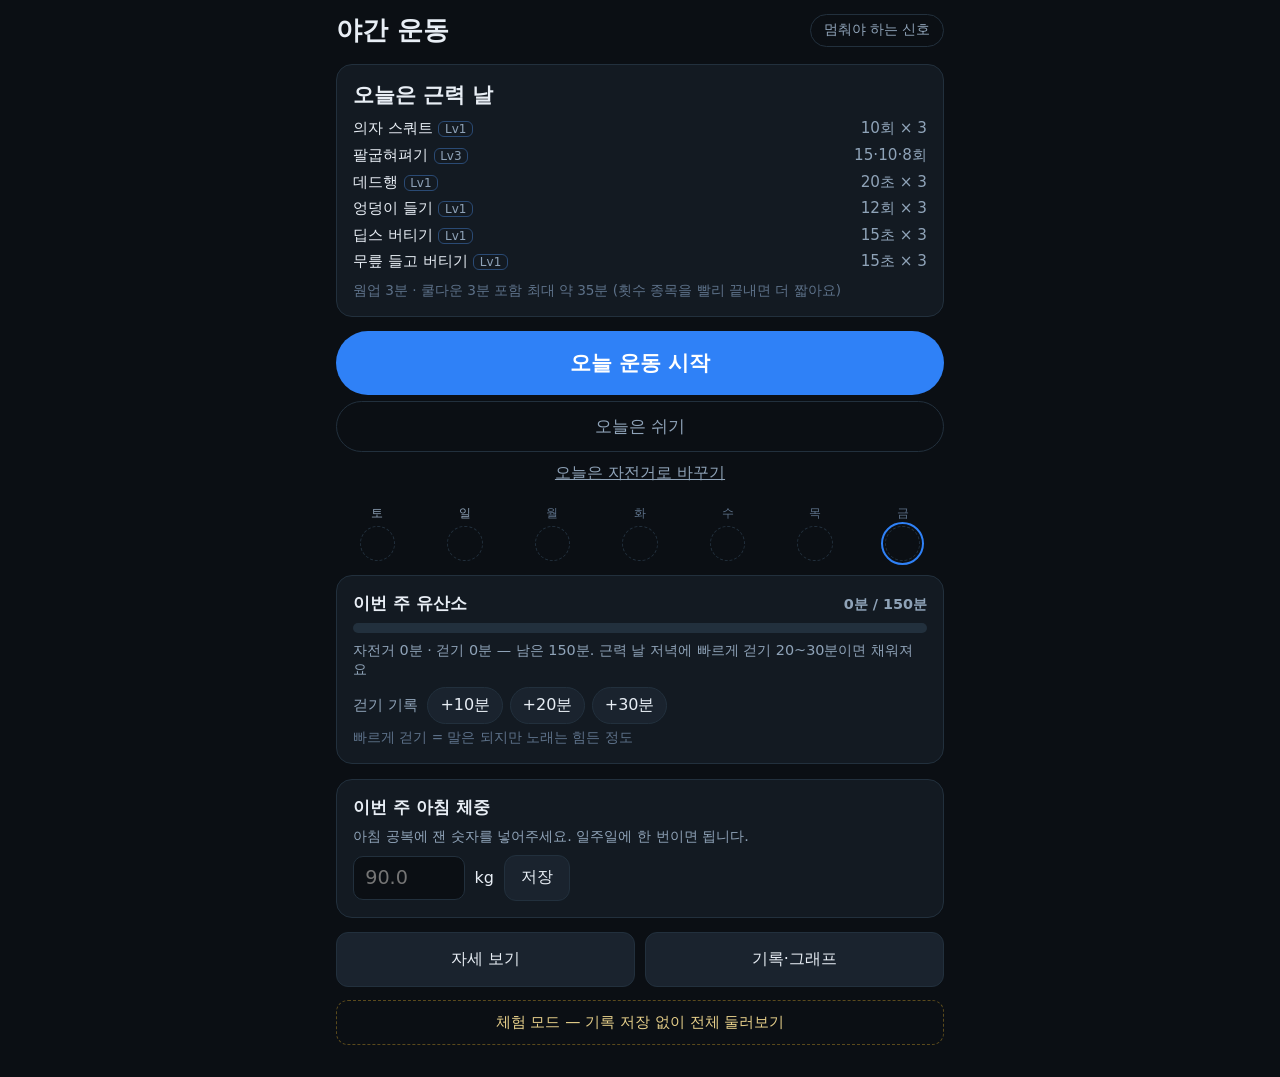
<file: index.html>
<!doctype html>
<html lang="ko">
<head>
  <meta charset="utf-8">
  <meta name="viewport" content="width=device-width, initial-scale=1, viewport-fit=cover">
  <meta name="theme-color" content="#0b0f14">
  <title>야간 운동</title>
  <link rel="manifest" href="manifest.json">
  <link rel="icon" href="icons/icon-192.png">
  <link rel="apple-touch-icon" href="icons/icon-192.png">
  <link rel="stylesheet" href="css/style.css">
</head>
<body>
  <div id="demoBar" class="demobar" hidden><b>체험 모드</b><span>기록 저장 안 됨</span><span id="demoSpeed" class="seg"><button data-s="1">1배</button><button data-s="10">10배</button><button data-s="30">30배</button></span><button id="demoExit" class="ghost">끝내기</button></div>
  <!-- 홈 -->
  <section id="screen-home" class="screen page is-active">
    <header class="top"><h1>야간 운동</h1><button id="toSafety" class="ghost">멈춰야 하는 신호</button></header>
    <div id="homeBanner"></div>
    <div id="today" class="card"></div>
    <button id="btnStart" class="btn-start">오늘 운동 시작</button>
    <button id="btnPass" class="pass" hidden>오늘은 쉬기</button>
    <button id="btnSwap" class="link">오늘은 다른 종류로</button>
    <div id="week" class="week"></div>
    <div id="aeroCard"></div>
    <div id="weighCard"></div>
    <nav class="nav"><button id="toPosture">자세 보기</button><button id="toRecords">기록·그래프</button></nav>
    <button id="toDemo" class="demo-btn">체험 모드 — 기록 저장 없이 전체 둘러보기</button>
  </section>

  <!-- 컨디션 -->
  <section id="screen-cond" class="screen page">
    <header class="top"><h2>오늘 컨디션은?</h2><button class="ghost back">취소</button></header>
    <div id="condBody" class="cond"></div>
  </section>

  <!-- 운동 중 -->
  <section id="screen-work" class="screen work">
    <div id="w3d" class="w3d"></div>
    <p id="wLbl" class="wlbl"></p>
    <div class="wtop"><span id="wPhase"></span><span class="wbtns"><button id="btnPause" class="ghost">⏸ 잠깐 멈춤</button><button id="btnQuit" class="ghost">그만두기</button></span></div>
    <div id="wTap" class="wtap">
      <p id="wTitle" class="wtitle"></p>
      <p id="wClock" class="wclock">0</p>
      <p id="wSub" class="wsub"></p>
    </div>
    <p id="wTip" class="wtip"></p>
    <div class="wbot"><div class="bar"><i id="wBar"></i></div><span id="wTotal"></span><button id="btnSkip" class="ghost" hidden>건너뛰기</button></div>
    <div id="wPause" class="wpause" hidden>
      <p class="t">잠깐 멈춤</p>
      <p id="wPauseInfo" class="sub"></p>
      <button id="btnResume" class="btn-start">▶ 계속하기</button>
      <p class="muted">남은 시간은 그대로 멈춰 있어요. 물 마시고 숨 고르고 오세요.</p>
      <button id="btnPauseQuit" class="ghost">그만두기</button>
    </div>
  </section>

  <!-- 그만두기 -->
  <section id="screen-quit" class="screen page">
    <header class="top"><h2>왜 그만두시나요?</h2></header>
    <div id="quitBody" class="cond"></div>
  </section>

  <!-- 완료 -->
  <section id="screen-end" class="screen page">
    <header class="top"><h2 id="endTitle">운동 끝</h2></header>
    <div id="endBody"></div>
  </section>

  <!-- 자세 보기 -->
  <section id="screen-posture" class="screen page posture">
    <header class="top"><h2>자세 보기</h2><button class="ghost back">뒤로</button></header>
    <div id="pGroups" class="chips"></div>
    <div id="pMoves" class="chips small"></div>
    <div class="row"><span id="pModes" class="seg"></span><span class="grow"></span><button id="pXray" class="ghost">뼈대 투시</button></div>
    <div id="p3d" class="p3d"><span class="hint">드래그해서 돌려보기</span></div>
    <div class="row"><span id="pViews" class="seg"></span><span class="grow"></span><button id="pSpeak" class="ghost">🔊 설명 듣기</button></div>
    <div class="row kgrow"><label for="pKg">체형</label><input id="pKg" type="range" min="70" max="95" step="1"><span id="pKgLbl"></span></div>
    <p id="pLabel" class="plabel"></p>
    <ol id="pList" class="plist"></ol>
  </section>

  <!-- 기록 -->
  <section id="screen-records" class="screen page">
    <header class="top"><h2>기록·그래프</h2><button class="ghost back">뒤로</button></header>
    <div id="recBody"></div>
  </section>

  <!-- 안전 -->
  <section id="screen-safety" class="screen page">
    <header class="top"><h2>멈춰야 하는 신호</h2><button class="ghost back">뒤로</button></header>
    <div class="card prose">
      <p><b>정상</b> — 근육이 타는 느낌, 뻐근함, 숨이 차지만 말은 되는 정도</p>
      <p><b>그 종목 중단</b> — 관절(어깨 앞쪽, 팔꿈치, 손목, 무릎, 발목)이 찌르듯 아플 때</p>
      <p class="warn"><b>운동 전체 중단</b> — 어지럽거나, 가슴이 답답하거나, 숨이 평소와 다르게 가쁠 때. 앉아서 쉬고, 계속되면 병원에 가세요.</p>
      <p><b>혈압</b> — 버티는 동안 숨을 참지 마세요. 숨을 참으면 혈압이 순간적으로 크게 오릅니다. 자전거는 심박 140을 넘기지 않습니다.</p>
      <p><b>벽에 기대 버티기</b> — 혈압을 낮추는 효과가 확인된 운동이지만, 버티는 동안엔 혈압이 잠깐 오릅니다. 혈압약 없이 혈압이 높다면 시작 전에 의사와 상의하세요. 두통·어지럼·가슴 답답함이 오면 바로 멈추고, 숨은 계속 쉽니다.</p>
      <p><b>끝까지 짜내지 않기</b> — 마지막 세트에 2~3개 여유를 남겨도 효과는 같습니다(ACSM 2026). 실패까지 밀어붙이면 혈압과 부상 위험만 커집니다.</p>
      <p><b>발목</b> — 바에서 뛰어내리지 말고 발판을 딛고 내려오세요.</p>
      <p><b>피로</b> — 다음 날까지 피로가 남으면 과했다는 뜻입니다. 시작할 때 "피곤함"을 고르면 가볍게 진행합니다.</p>
    </div>
  </section>

  <section id="screen-stop" class="screen page">
    <div class="card prose stop">
      <h2>오늘은 여기까지</h2>
      <p>바로 앉아서 쉬세요. 물을 조금 마시고 천천히 숨 쉬세요.</p>
      <p class="warn">어지러움이나 가슴 답답함이 계속되면 병원에 가세요.</p>
      <button id="stopOk" class="btn-start">알겠습니다</button>
    </div>
  </section>

  <script src="vendor/three.min.js"></script>
  <script src="vendor/fflate.min.js"></script>
  <script src="vendor/FBXLoader.js"></script>
  <script type="module" src="js/app.js"></script>
</body>
</html>
</file>
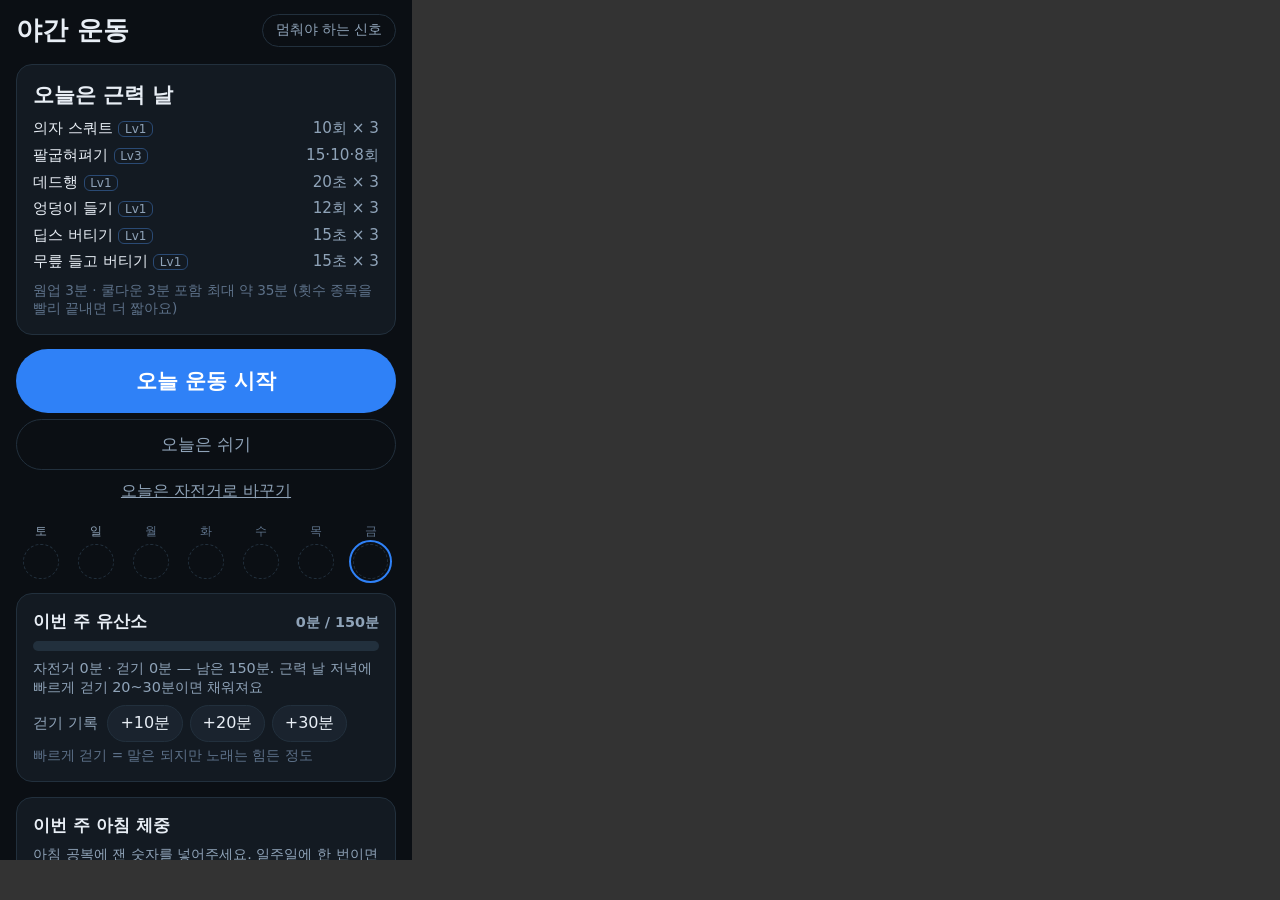
<file: tools/appshot.html>
<!doctype html>
<meta charset="utf-8">
<title>앱 화면 검수</title>
<style>body{margin:0;background:#333}iframe{border:0;display:block}</style>
<iframe id="f"></iframe>
<script>
  // 사용법: appshot.html?scene=rest&w=412&h=860  (헤드리스 크롬 스크린샷용)
  const q = new URLSearchParams(location.search), scene = q.get('scene') || 'home';
  const f = document.getElementById('f');
  f.width = q.get('w') || 412; f.height = q.get('h') || 860;
  const wait = (ms) => new Promise((r) => setTimeout(r, ms));
  f.src = '../index.html?speed=' + (q.get('speed') || 1);
  f.onload = async () => {
    const d = f.contentDocument, $ = (id) => d.getElementById(id), w = f.contentWindow;
    await wait(300);
    if (scene === 'home') return;
    if (scene === 'posture') { $('toPosture').click(); await wait(2500); return; }
    if (scene === 'records') { $('toRecords').click(); return; }
    if (scene === 'bike' && $('btnSwap').textContent.includes('자전거')) $('btnSwap').click();
    $('btnStart').click();
    if (scene === 'cond') return;
    d.querySelector('#condBody [data-c="good"]').click();
    const until = { warm: '어깨', march: '제자리', rest: '휴식', work: '데드행 · 2세트', push: '팔굽혀펴기 · 1세트', bike: '목표 구간', end: null }[scene];
    for (let i = 0; i < 4000; i++) {
      if (scene === 'end' ? d.getElementById('screen-end').classList.contains('is-active') : $('wTitle').textContent.includes(until)) break;
      await wait(25);
    }
    const t = w.performance.now();
    w.performance.now = () => t; // 그 순간에서 타이머를 멈춰 둔다 (3D 애니메이션은 계속)
  };
</script>
</file>
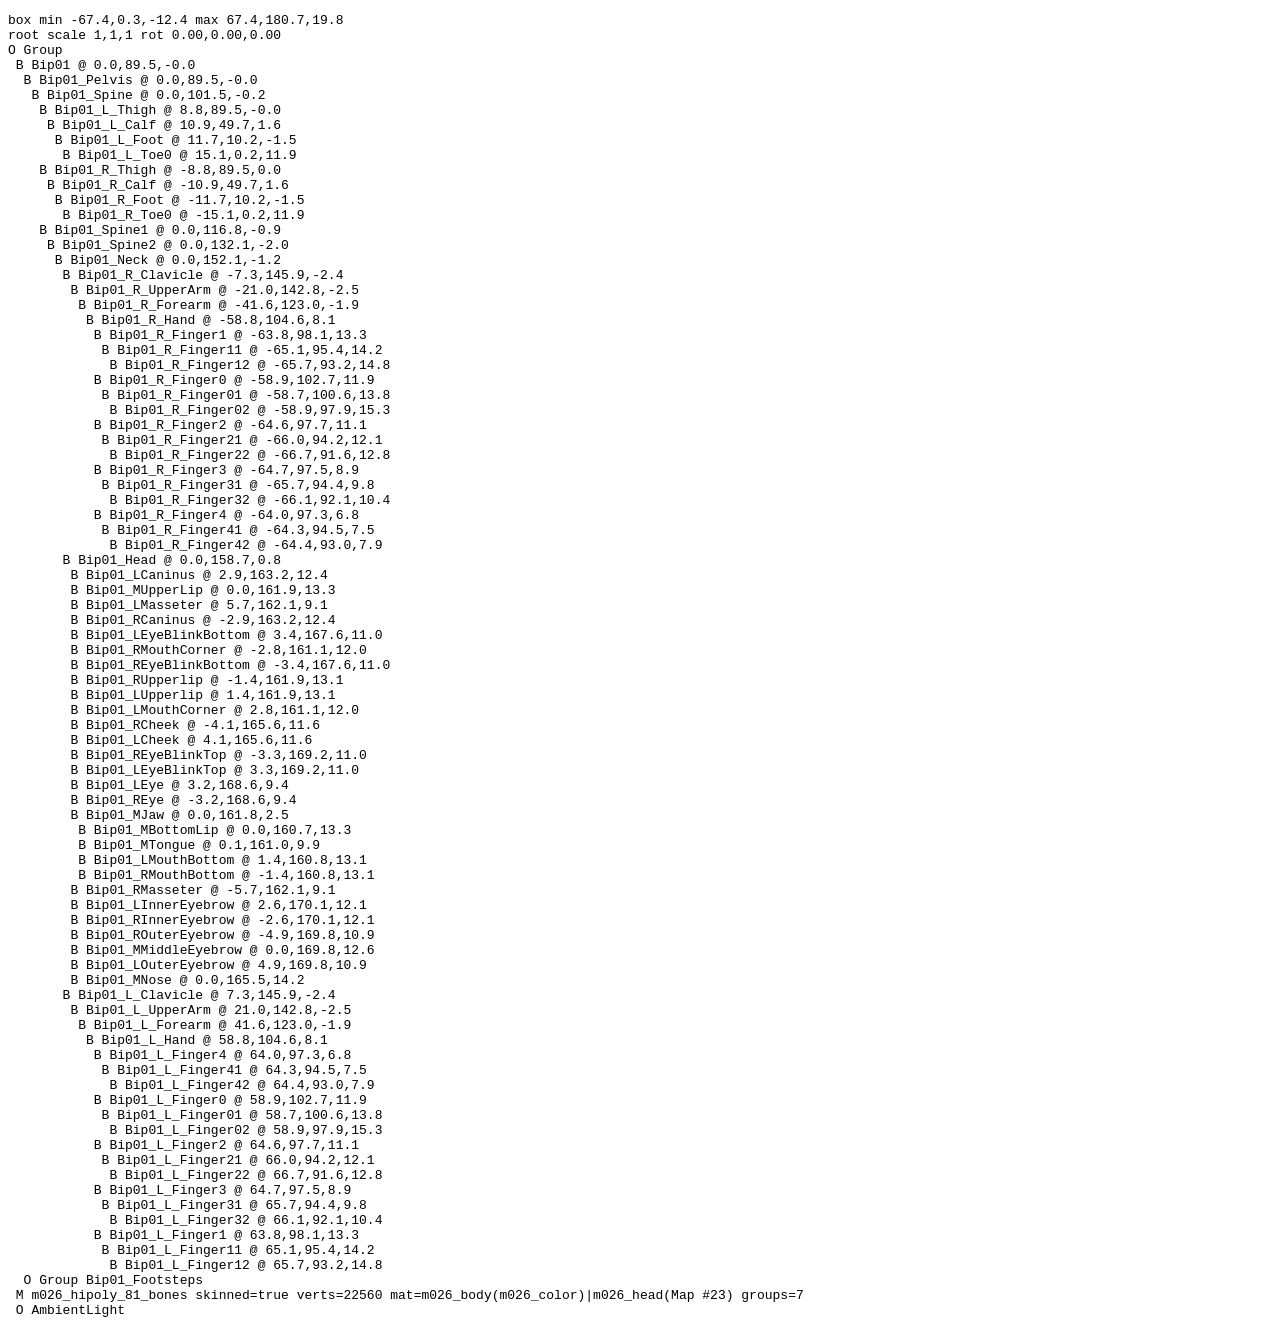
<file: tools/inspect-avatar.html>
<!doctype html>
<meta charset="utf-8">
<title>캐릭터 구조</title>
<pre id="out">loading</pre>
<script src="../vendor/three.min.js"></script>
<script src="../vendor/fflate.min.js"></script>
<script src="../vendor/FBXLoader.js"></script>
<script>
  // 캐릭터 FBX의 뼈대·메시·재질을 글로 뽑아 본다 (개발용)
  new THREE.FBXLoader().load('../assets/avatar/sports_male_04.fbx', (o) => {
    o.updateMatrixWorld(true);
    const L = [];
    const box = new THREE.Box3().setFromObject(o);
    L.push('box min ' + box.min.toArray().map((v) => v.toFixed(1)) + ' max ' + box.max.toArray().map((v) => v.toFixed(1)));
    L.push('root scale ' + o.scale.toArray() + ' rot ' + o.rotation.toArray().slice(0, 3).map((v) => v.toFixed(2)));
    o.traverse((n) => {
      const p = n.getWorldPosition(new THREE.Vector3());
      let depth = 0; for (let q = n; q.parent; q = q.parent) depth++;
      if (n.isBone) L.push(' '.repeat(depth) + 'B ' + n.name + ' @ ' + p.toArray().map((v) => v.toFixed(1)).join(','));
      else if (n.isMesh) L.push(' '.repeat(depth) + 'M ' + n.name + ' skinned=' + !!n.isSkinnedMesh + ' verts=' + n.geometry.attributes.position.count + ' mat=' + [].concat(n.material).map((m) => m.name + '(' + (m.map ? m.map.name || 'map' : '-') + ')').join('|') + ' groups=' + n.geometry.groups.length);
      else L.push(' '.repeat(depth) + 'O ' + n.type + ' ' + n.name);
    });
    document.getElementById('out').textContent = L.join('\n');
    document.title = 'done';
  }, undefined, (e) => { document.getElementById('out').textContent = 'ERR ' + e; });
</script>
</file>
<file: css/style.css>
/* 야간 운동 — 밤에 보는 화면이라 어둡게, 운동 중 숫자는 최대한 크게 */
:root {
  --bg: #0b0f14; --card: #131a22; --card2: #1a232e; --line: #22303d; --text: #e8eef5; --sub: #8fa3b8; --muted: #5d7189;
  --accent: #2f81f7; --ok: #1D9E75; --ng: #E24B4A; --warn: #ffcc4d; --hill: #ff9f43;
  color-scheme: dark;
}
* { margin: 0; padding: 0; box-sizing: border-box; }
html, body { height: 100%; }
body { background: var(--bg); color: var(--text); font-family: system-ui, -apple-system, 'Malgun Gothic', sans-serif; -webkit-user-select: none; user-select: none; -webkit-tap-highlight-color: transparent; }
button { font: inherit; color: inherit; background: var(--card2); border: 1px solid var(--line); border-radius: 12px; padding: 0.7rem 1rem; cursor: pointer; }
button:active { transform: scale(0.98); }
button.ghost { background: transparent; color: var(--sub); padding: 0.4rem 0.8rem; font-size: 0.85rem; border-radius: 999px; }
button.link { background: none; border: 0; color: var(--sub); text-decoration: underline; padding: 0.3rem; }
button[aria-pressed="true"] { border-color: var(--accent); color: #9cc5ff; }
input[type="number"] { font: inherit; font-size: 1.2rem; color: var(--text); background: var(--bg); border: 1px solid var(--line); border-radius: 10px; padding: 0.6rem 0.7rem; width: 7rem; }
label.check { display: flex; gap: 0.6rem; align-items: center; padding: 0.4rem 0; font-size: 0.95rem; }
label.check input { width: 1.4rem; height: 1.4rem; accent-color: var(--ok); }

.screen { display: none; min-height: 100vh; }
.screen.is-active { display: block; }
.page { padding: calc(env(safe-area-inset-top) + 0.8rem) 1rem 2rem; max-width: 40rem; margin: 0 auto; }
.top { display: flex; align-items: center; justify-content: space-between; gap: 0.5rem; margin-bottom: 1rem; }
.top h1 { font-size: 1.6rem; } .top h2 { font-size: 1.25rem; }
.card { background: var(--card); border: 1px solid var(--line); border-radius: 16px; padding: 1rem; margin-bottom: 0.9rem; }
.card h3 { font-size: 1.05rem; margin-bottom: 0.5rem; }
.sub { color: var(--sub); font-size: 0.9rem; }
.muted { color: var(--muted); font-size: 0.85rem; }
.banner { border-radius: 14px; padding: 0.8rem 1rem; margin-bottom: 0.9rem; font-size: 0.95rem; line-height: 1.5; background: #1d2a1f; border: 1px solid #2c4a33; color: #bfe8c9; }
.banner.warn { background: #2a2414; border-color: #4d4120; color: #f3dc9c; }
.prose p { line-height: 1.65; margin-bottom: 0.7rem; color: var(--sub); } .prose b { color: var(--text); }
.prose .warn { color: #ffb3b2; } .prose h2 { margin-bottom: 0.8rem; }
.stop { margin-top: 20vh; text-align: center; }

/* 홈 */
.today-type { font-size: 1.3rem; font-weight: 700; margin-bottom: 0.6rem; }
.today-list { list-style: none; display: grid; gap: 0.35rem; }
.today-list li { display: flex; justify-content: space-between; gap: 0.5rem; font-size: 0.95rem; }
.today-list li span:last-child { color: var(--sub); font-variant-numeric: tabular-nums; white-space: nowrap; }
.lv { display: inline-block; font-size: 0.75rem; color: #9cc5ff; border: 1px solid #2a4a74; border-radius: 6px; padding: 0 0.35rem; margin-left: 0.35rem; }
.btn-start { display: block; width: 100%; background: var(--accent); border: 0; color: #fff; font-size: 1.3rem; font-weight: 700; padding: 1.1rem; border-radius: 999px; margin: 0.4rem 0; }
#btnSwap { display: block; margin: 0 auto 1rem; }
.week { display: grid; grid-template-columns: repeat(7, 1fr); gap: 0.3rem; margin-bottom: 0.9rem; }
.week div { text-align: center; font-size: 0.75rem; color: var(--muted); }
.week b { display: flex; align-items: center; justify-content: center; margin: 0.25rem auto 0; width: 2.2rem; height: 2.2rem; border-radius: 50%; border: 1px dashed var(--line); font-size: 0.85rem; color: var(--sub); }
.week b.strength { background: #1b3657; border: 0; color: #cfe3ff; } .week b.bike { background: #17402f; border: 0; color: #c8f0dc; }
.week b.rest { background: #23272e; border: 0; color: var(--muted); } .week div.we { color: #8fa3b8; }
button.pass { display: block; width: 100%; background: transparent; border: 1px solid var(--line); color: var(--sub); font-size: 1.05rem; padding: 0.8rem; border-radius: 999px; margin: 0.2rem 0 0.4rem; }
.routines { margin-bottom: 0.6rem; }
/* 완료 화면 평가 */
.hint { margin-bottom: 0.6rem; }
.sets-in { display: flex; flex-wrap: wrap; gap: 0.4rem 0.9rem; margin: 0.5rem 0 0.7rem; }
.sets-in label { display: flex; align-items: center; gap: 0.4rem; font-size: 0.95rem; color: var(--sub); }
.stepper { display: inline-flex; align-items: center; border: 1px solid var(--line); border-radius: 999px; overflow: hidden; }
.stepper button { border: 0; border-radius: 0; padding: 0.35rem 0.75rem; font-size: 1.1rem; background: transparent; }
.stepper b { min-width: 2.2ch; text-align: center; font-size: 1.1rem; font-variant-numeric: tabular-nums; }
.q { display: flex; align-items: center; justify-content: space-between; gap: 0.5rem; margin: 0.45rem 0; flex-wrap: wrap; }
.q > span:first-child { color: var(--sub); font-size: 0.95rem; }
.summary .score { font-size: 1.2rem; font-weight: 700; margin: 0.2rem 0; }
.res .why { font-size: 0.95rem; margin: 0.2rem 0 0.3rem; }
.week b.light { opacity: 0.6; } .week .today b { outline: 2px solid var(--accent); outline-offset: 2px; }
.nav { display: grid; grid-template-columns: 1fr 1fr; gap: 0.6rem; }
.nav button { padding: 1rem; font-size: 1rem; }
.weigh { display: flex; gap: 0.6rem; align-items: center; flex-wrap: wrap; }
.aero h3 { display: flex; justify-content: space-between; align-items: baseline; gap: 0.5rem; }
.abar { display: flex; height: 10px; background: var(--line); border-radius: 999px; overflow: hidden; margin: 0.5rem 0; }
.abar i { display: block; height: 100%; } .abar i.b { background: #1D9E75; } .abar i.w { background: #378ADD; }
.walk { display: flex; gap: 0.4rem; align-items: center; flex-wrap: wrap; margin: 0.5rem 0 0.3rem; }
.walk span { color: var(--sub); font-size: 0.95rem; margin-right: 0.2rem; }
.walk button { padding: 0.45rem 0.75rem; border-radius: 999px; }

/* 컨디션·그만두기 */
.cond { display: grid; gap: 0.7rem; }
.cond button { text-align: left; padding: 1rem 1.1rem; font-size: 1.1rem; display: flex; gap: 0.8rem; align-items: center; }
.cond button small { display: block; color: var(--sub); font-size: 0.85rem; margin-top: 0.15rem; }
.cond .emo { font-size: 1.6rem; }

/* 운동 중 */
.work { position: fixed; inset: 0; overflow: hidden; }
.work.is-active { display: block; }
.w3d { position: absolute; inset: 0; display: none; }
.work.show3d .w3d { display: block; }
.wbtns { display: flex; gap: 0.4rem; }
.wpause { position: absolute; inset: 0; z-index: 5; display: flex; flex-direction: column; align-items: center; justify-content: center; gap: 0.8rem; padding: 2rem 1.2rem; text-align: center; background: rgba(11, 15, 20, 0.96); }
.wpause[hidden] { display: none; }
.wpause .t { font-size: 2.2rem; font-weight: 800; }
.wpause .btn-start { max-width: 340px; }
.wtop { position: absolute; top: calc(env(safe-area-inset-top) + 0.5rem); left: 0.8rem; right: 0.8rem; display: flex; justify-content: space-between; align-items: center; z-index: 3; color: var(--sub); font-size: 0.95rem; }
.wtap { position: absolute; inset: 0; display: flex; flex-direction: column; align-items: center; justify-content: center; text-align: center; z-index: 2; padding: 3rem 1rem 5rem; }
.wtitle { font-size: 1.5rem; font-weight: 600; color: #cfe0f2; }
.wclock { font-size: min(34vh, 52vw); line-height: 0.95; font-weight: 800; font-variant-numeric: tabular-nums; letter-spacing: -0.04em; }
.wclock.warn { color: var(--warn); }
.wclock.long { font-size: min(34vh, 25vw); }
.wsub { font-size: 1.15rem; color: var(--sub); min-height: 1.5em; margin-top: 0.3rem; }
.wtip { position: absolute; left: 0; right: 0; bottom: calc(env(safe-area-inset-bottom) + 3.2rem); text-align: center; font-size: 1.15rem; font-weight: 600; color: #fff; z-index: 3; padding: 0 1rem; pointer-events: none; }
.wtip:empty { display: none; }
.wbot { position: absolute; left: 0.8rem; right: 0.8rem; bottom: calc(env(safe-area-inset-bottom) + 0.8rem); display: flex; align-items: center; gap: 0.7rem; z-index: 3; color: var(--muted); font-size: 0.85rem; font-variant-numeric: tabular-nums; }
.bar { flex: 1; height: 5px; background: var(--line); border-radius: 999px; overflow: hidden; }
.bar i { display: block; height: 100%; width: 0; background: var(--accent); transition: width 0.3s linear; }
/* 휴식·스트레칭: 3D가 주인공, 숫자는 오른쪽 위 */
.work.show3d .wtap { align-items: flex-end; justify-content: flex-start; text-align: right; padding: 3rem 1.2rem 0; pointer-events: auto; }
.work.show3d .wclock { font-size: min(22vh, 30vw); text-shadow: 0 2px 12px #000; }
.work.show3d .wclock.long { font-size: min(22vh, 18vw); }
.work.show3d .wtitle, .work.show3d .wsub { text-shadow: 0 1px 6px #000; background: rgba(11, 15, 20, 0.82); border-radius: 8px; padding: 0.1rem 0.55rem; }
.work.show3d .wtip { background: linear-gradient(transparent, rgba(11, 15, 20, 0.85) 35%); padding: 1.5rem 1rem 0.4rem; }
/* 운동·자전거 중: 위에 작은 3D(동작 설명 한 줄), 아래에 숫자 */
.wlbl { display: none; }
.work.mini3d .w3d { display: block; top: calc(env(safe-area-inset-top) + 5rem); bottom: auto; height: 38vh; }
.work.mini3d .wlbl { display: block; position: absolute; left: 50%; transform: translateX(-50%); max-width: calc(100% - 1.6rem); top: calc(env(safe-area-inset-top) + 5rem + 38vh - 1.9rem); text-align: center; font-size: 0.9rem; color: #cfe0f2; z-index: 3; padding: 0.15rem 0.6rem; border-radius: 8px; background: rgba(11, 15, 20, 0.82); pointer-events: none; }
.work.mini3d .wlbl:empty { display: none; }
.work.mini3d .wtap { justify-content: flex-start; padding-top: calc(env(safe-area-inset-top) + 2.7rem); }
.work.mini3d .wtitle { font-size: 1.2rem; max-width: 100%; white-space: nowrap; overflow: hidden; text-overflow: ellipsis; margin-bottom: calc(38vh + 0.8rem); }
.work.mini3d .wclock { font-size: min(22vh, 42vw); }
.work.mini3d .wclock.long { font-size: min(18vh, 21vw); }
/* 자전거 구간 색 */
.wsub { white-space: pre-line; }
.work.zone-target .wsub, .work.zone-recover .wsub { color: #7fe0b6; } .work.zone-build .wsub { color: #9cc5ff; }
.work.zone-hard .wsub, .work.zone-fast .wsub, .work.zone-climb .wsub { color: var(--hill); }
.work.zone-hard .wclock, .work.zone-fast .wclock, .work.zone-climb .wclock { color: var(--hill); }
@media (orientation: landscape) {
  .wclock { font-size: min(50vh, 40vw); }
  .wclock.long { font-size: min(50vh, 22vw); }
  .work.show3d .wclock { font-size: min(30vh, 18vw); }
  .wtitle { font-size: 1.25rem; }
  .work.mini3d .w3d { top: 2.6rem; bottom: 3.4rem; height: auto; right: 48%; }
  .work.mini3d .wlbl { top: auto; bottom: 3.6rem; left: 26%; max-width: 46%; }
  .work.mini3d .wtap { justify-content: center; padding: 2.6rem 1rem 4rem 52%; }
  .work.mini3d .wtitle { margin-bottom: 0.3rem; }
  .work.mini3d .wclock { font-size: min(40vh, 20vw); }
  .work.mini3d .wclock.long { font-size: min(32vh, 11vw); }
  .work.mini3d .wtip { left: 52%; }
}

/* 완료 */
.res h3 { display: flex; justify-content: space-between; align-items: baseline; gap: 0.5rem; }
.res .sets { color: var(--sub); font-variant-numeric: tabular-nums; margin-bottom: 0.4rem; }
.tag { font-size: 0.8rem; padding: 0.1rem 0.5rem; border-radius: 999px; font-weight: 600; white-space: nowrap; }
.tag.ok { background: #17402f; color: #8fe3bd; } .tag.ng { background: #4a1e1e; color: #ffb3b2; } .tag.mid { background: #2a3442; color: var(--sub); }
.acts { display: flex; gap: 0.5rem; flex-wrap: wrap; margin-top: 0.6rem; }
.acts .up { background: var(--ok); border: 0; color: #fff; font-weight: 700; }
.acts .down { color: #ffb3b2; }
.fields { display: grid; gap: 0.6rem; margin: 0.4rem 0; }
.fields label { display: flex; justify-content: space-between; align-items: center; gap: 0.6rem; }

/* 자세 보기 */
.chips { display: flex; gap: 0.4rem; overflow-x: auto; padding-bottom: 0.4rem; margin-bottom: 0.4rem; scrollbar-width: none; }
.chips button { white-space: nowrap; padding: 0.5rem 0.8rem; border-radius: 999px; font-size: 0.9rem; }
.chips.small button { font-size: 0.82rem; padding: 0.4rem 0.7rem; }
.row { display: flex; gap: 0.4rem; align-items: center; margin: 0.4rem 0; flex-wrap: wrap; }
.grow { flex: 1; }
.seg { display: inline-flex; gap: 0.3rem; flex-wrap: wrap; }
.seg button { padding: 0.45rem 0.7rem; font-size: 0.85rem; border-radius: 10px; }
.p3d { position: relative; height: 58vh; min-height: 320px; border-radius: 16px; overflow: hidden; background: #10161d; border: 1px solid var(--line); }
.p3d .hint { position: absolute; left: 0.7rem; top: 0.5rem; font-size: 0.75rem; color: var(--muted); z-index: 2; pointer-events: none; }
.mk3 { position: absolute; display: flex; align-items: center; gap: 4px; pointer-events: none; font-size: 12px; white-space: nowrap; transform: translate(-10px, -10px); z-index: 2; }
.mk3 b { width: 20px; height: 20px; border-radius: 50%; color: #fff; font-weight: 600; display: flex; align-items: center; justify-content: center; font-size: 12px; border: 1.5px solid #fff; }
.mk3 span { background: rgba(19, 26, 34, 0.92); border: 1px solid var(--line); border-radius: 6px; padding: 1px 6px; color: var(--text); }
.plabel { color: var(--sub); font-size: 0.9rem; min-height: 1.4em; margin: 0.3rem 0 0.6rem; }
.plist { list-style: none; display: grid; gap: 0.4rem; }
.plist li { display: flex; gap: 0.6rem; padding: 0.55rem 0.6rem; border-radius: 12px; background: var(--card); border: 1px solid var(--line); cursor: pointer; }
.plist li[aria-pressed="true"] { border-color: var(--accent); }
.plist li.now { border-color: var(--accent); background: #13233a; }
.plist b { flex: none; width: 1.5rem; height: 1.5rem; border-radius: 50%; color: #fff; display: flex; align-items: center; justify-content: center; font-size: 0.8rem; }
.plist small { display: block; color: var(--sub); font-size: 0.85rem; }

/* 기록 */
.chart { width: 100%; height: auto; display: block; }
.chart .grid { stroke: var(--line); stroke-width: 1; }
.chart .ax { fill: var(--muted); font-size: 11px; }
.legend { display: flex; flex-wrap: wrap; gap: 0.3rem 0.9rem; font-size: 0.8rem; color: var(--sub); margin-top: 0.4rem; }
.legend i { display: inline-block; width: 0.8rem; height: 0.25rem; border-radius: 2px; vertical-align: middle; margin-right: 0.3rem; }
.empty { color: var(--muted); font-size: 0.9rem; padding: 1rem 0; text-align: center; }
.hist { list-style: none; display: grid; gap: 0.3rem; font-size: 0.9rem; }
.hist li { display: flex; justify-content: space-between; gap: 0.5rem; color: var(--sub); }
.hist li b { color: var(--text); font-weight: 500; }

/* 체험 모드 */
.demobar { position: fixed; top: 0; left: 0; right: 0; z-index: 100; display: flex; align-items: center; gap: 0.5rem; flex-wrap: wrap;
  padding: calc(env(safe-area-inset-top) + 0.35rem) 0.8rem 0.35rem; background: #3a2f10; color: #f3dc9c; font-size: 0.85rem; border-bottom: 1px solid #5a4a1c; }
.demobar[hidden] { display: none; }
.demobar .seg button { padding: 0.25rem 0.55rem; font-size: 0.8rem; background: #2a220c; border-color: #5a4a1c; color: #f3dc9c; }
.demobar .seg button[aria-pressed="true"] { background: #f3dc9c; color: #2a220c; }
.demobar #demoExit { margin-left: auto; color: #f3dc9c; border-color: #5a4a1c; }
body.demo .page { padding-top: calc(env(safe-area-inset-top) + 3.4rem); }
body.demo .wtop { top: calc(env(safe-area-inset-top) + 2.9rem); }
.demo-btn { display: block; width: 100%; margin-top: 0.8rem; background: transparent; border: 1px dashed #5a4a1c; color: #e6cf8a; font-size: 0.95rem; }
/* 자세 보기 체형 */
.kgrow { gap: 0.6rem; font-size: 0.9rem; color: var(--sub); }
.kgrow input { flex: 1; accent-color: var(--accent); }
.kgrow span { min-width: 7.5rem; text-align: right; }

body.demo .demo-btn { display: none; }
</file>
